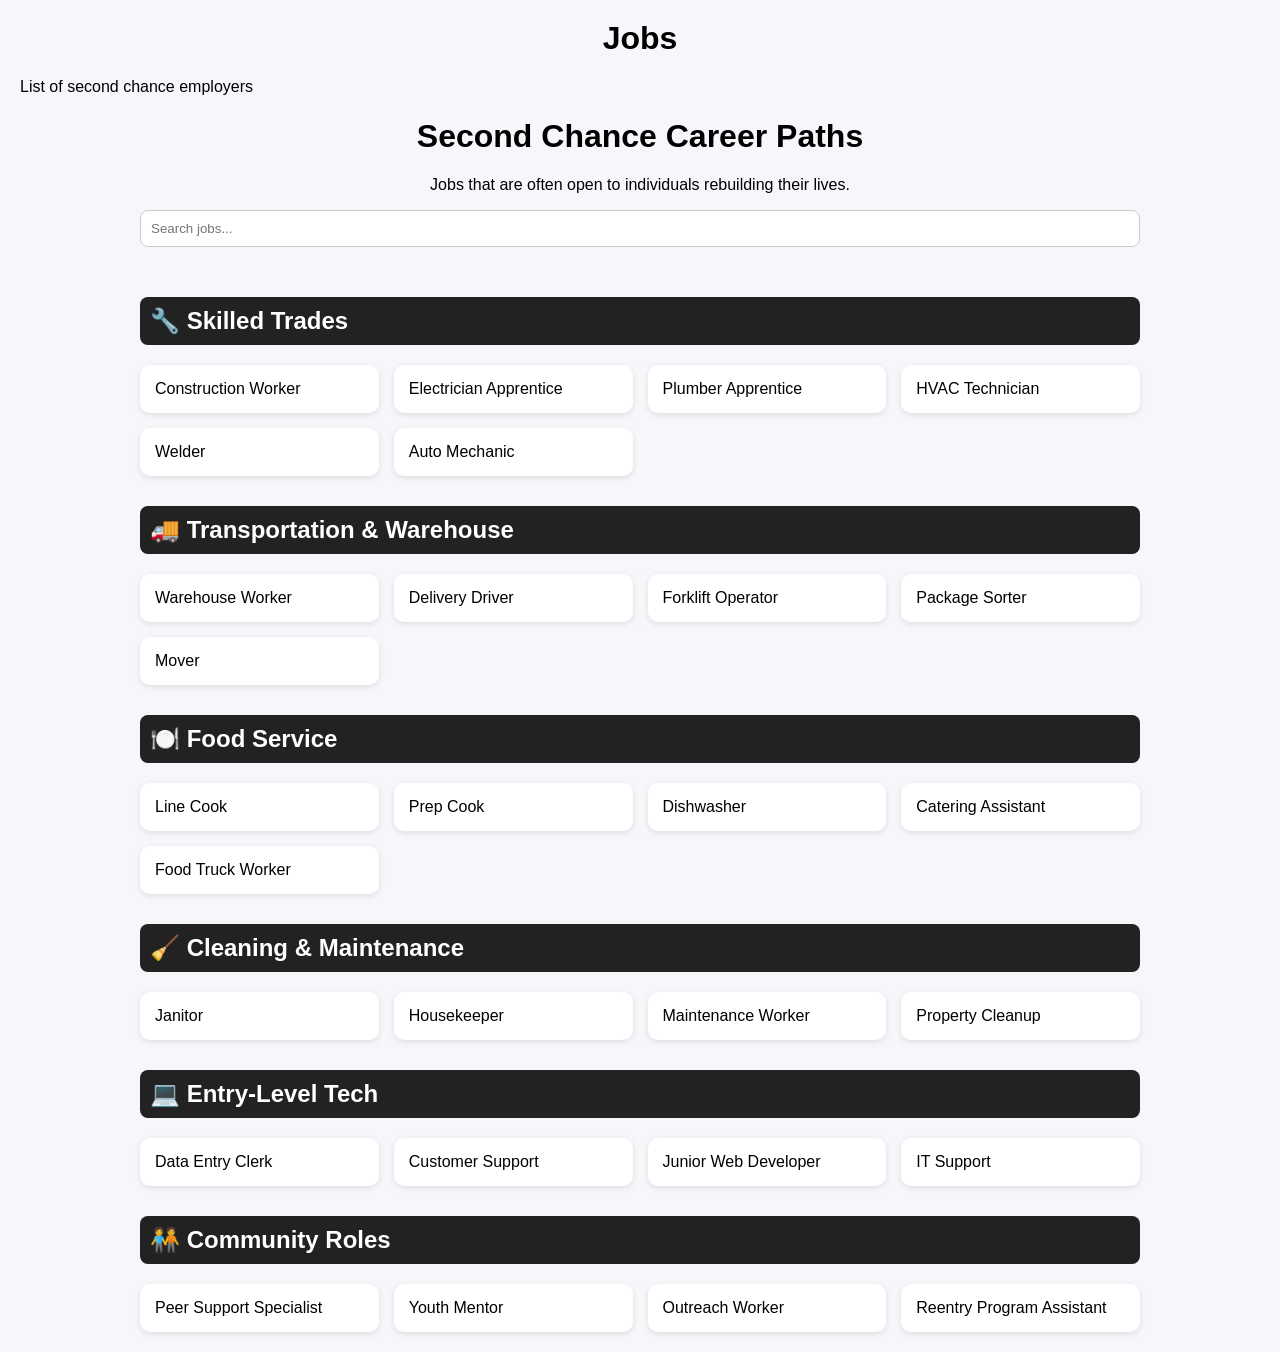
<file: jobs.html>
<h1>Jobs</h1>
<p>List of second chance employers</p>
<!DOCTYPE html>
<html lang="en">
<head>
  <meta charset="UTF-8">
  <title>Reentry-Friendly Jobs</title>
  <style>
    body {
      font-family: Arial, sans-serif;
      background: #f5f7fa;
      margin: 0;
      padding: 20px;
    }

    h1 {
      text-align: center;
    }

    .container {
      max-width: 1000px;
      margin: auto;
    }

    .category {
      margin-top: 30px;
    }

    .category h2 {
      background: #222;
      color: white;
      padding: 10px;
      border-radius: 8px;
    }

    .jobs {
      display: grid;
      grid-template-columns: repeat(auto-fit, minmax(200px, 1fr));
      gap: 15px;
      margin-top: 15px;
    }

    .job-card {
      background: white;
      padding: 15px;
      border-radius: 10px;
      box-shadow: 0 2px 6px rgba(0,0,0,0.1);
      transition: 0.2s;
    }

    .job-card:hover {
      transform: scale(1.05);
    }

    .search-box {
      width: 100%;
      padding: 10px;
      margin-bottom: 20px;
      border-radius: 8px;
      border: 1px solid #ccc;
    }
  </style>
</head>
<body>

  <div class="container">
    <h1>Second Chance Career Paths</h1>
    <p style="text-align:center;">
      Jobs that are often open to individuals rebuilding their lives.
    </p>

    <input type="text" id="search" class="search-box" placeholder="Search jobs...">

    <!-- Skilled Jobs -->
    <div class="category">
      <h2>🔧 Skilled Trades</h2>
      <div class="jobs">
        <div class="job-card">Construction Worker</div>
        <div class="job-card">Electrician Apprentice</div>
        <div class="job-card">Plumber Apprentice</div>
        <div class="job-card">HVAC Technician</div>
        <div class="job-card">Welder</div>
        <div class="job-card">Auto Mechanic</div>
      </div>
    </div>

    <!-- Transportation -->
    <div class="category">
      <h2>🚚 Transportation & Warehouse</h2>
      <div class="jobs">
        <div class="job-card">Warehouse Worker</div>
        <div class="job-card">Delivery Driver</div>
        <div class="job-card">Forklift Operator</div>
        <div class="job-card">Package Sorter</div>
        <div class="job-card">Mover</div>
      </div>
    </div>

    <!-- Food Service -->
    <div class="category">
      <h2>🍽️ Food Service</h2>
      <div class="jobs">
        <div class="job-card">Line Cook</div>
        <div class="job-card">Prep Cook</div>
        <div class="job-card">Dishwasher</div>
        <div class="job-card">Catering Assistant</div>
        <div class="job-card">Food Truck Worker</div>
      </div>
    </div>

    <!-- Maintenance -->
    <div class="category">
      <h2>🧹 Cleaning & Maintenance</h2>
      <div class="jobs">
        <div class="job-card">Janitor</div>
        <div class="job-card">Housekeeper</div>
        <div class="job-card">Maintenance Worker</div>
        <div class="job-card">Property Cleanup</div>
      </div>
    </div>

    <!-- Tech -->
    <div class="category">
      <h2>💻 Entry-Level Tech</h2>
      <div class="jobs">
        <div class="job-card">Data Entry Clerk</div>
        <div class="job-card">Customer Support</div>
        <div class="job-card">Junior Web Developer</div>
        <div class="job-card">IT Support</div>
      </div>
    </div>

    <!-- Community -->
    <div class="category">
      <h2>🧑‍🤝‍🧑 Community Roles</h2>
      <div class="jobs">
        <div class="job-card">Peer Support Specialist</div>
        <div class="job-card">Youth Mentor</div>
        <div class="job-card">Outreach Worker</div>
        <div class="job-card">Reentry Program Assistant</div>
      </div>
    </div>

  </div>

  <script>
    const searchInput = document.getElementById("search");
    const jobs = document.querySelectorAll(".job-card");

    searchInput.addEventListener("keyup", function() {
      let filter = searchInput.value.toLowerCase();

      jobs.forEach(job => {
        let text = job.textContent.toLowerCase();
        job.style.display = text.includes(filter) ? "block" : "none";
      });
    });
  </script>

</body>
</html>
</file>
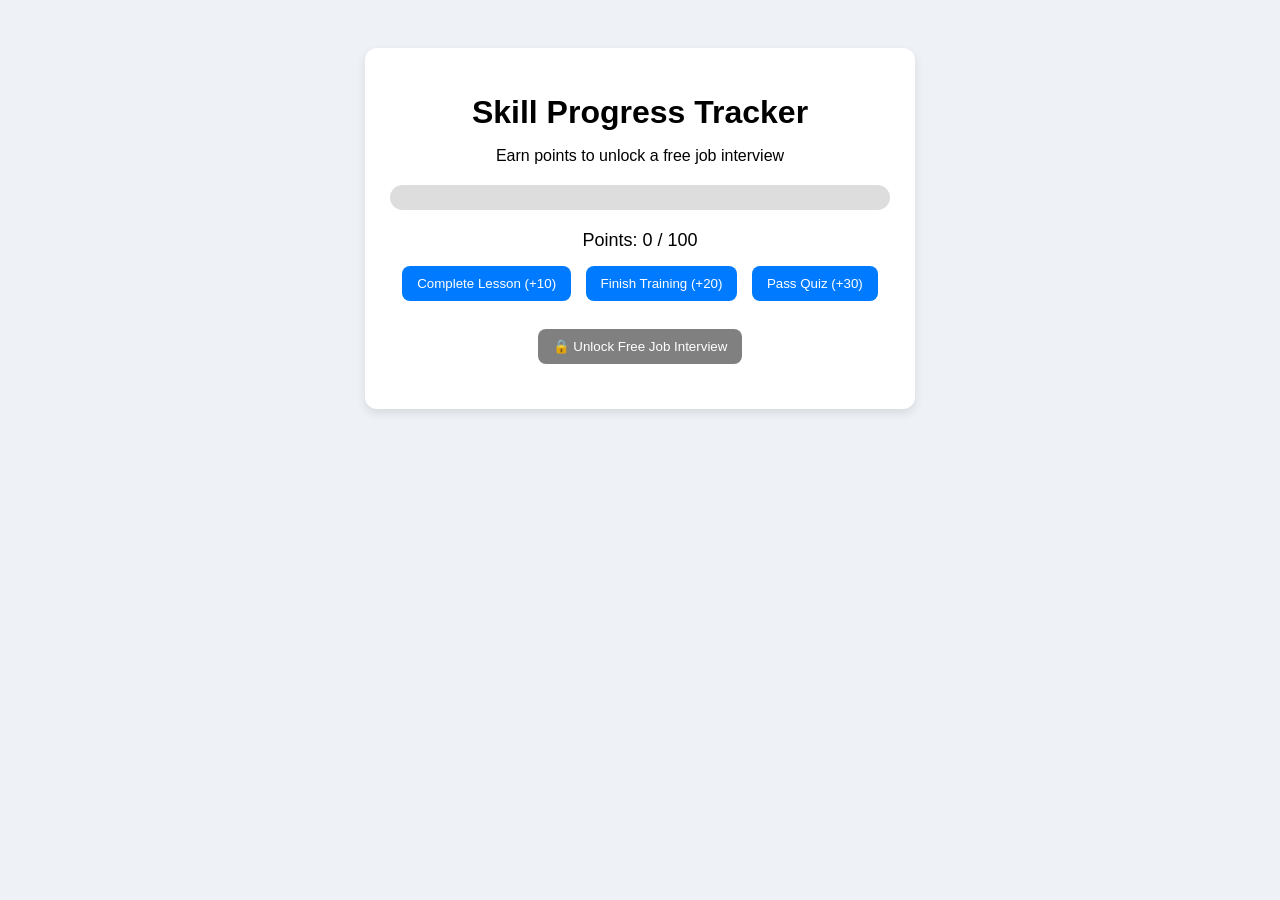
<file: progress.html>
<!DOCTYPE html>
<html lang="en">
<head>
  <meta charset="UTF-8">
  <title>Reentry Progress Tracker</title>

  <style>
    body {
      font-family: Arial, sans-serif;
      background: #eef2f7;
      text-align: center;
      padding: 40px;
    }

    h1 {
      margin-bottom: 10px;
    }

    .container {
      max-width: 500px;
      margin: auto;
      background: white;
      padding: 25px;
      border-radius: 12px;
      box-shadow: 0 4px 10px rgba(0,0,0,0.1);
    }

    .progress-bar {
      width: 100%;
      height: 25px;
      background: #ddd;
      border-radius: 20px;
      overflow: hidden;
      margin: 20px 0;
    }

    .progress {
      height: 100%;
      width: 0%;
      background: #28a745;
      transition: 0.4s;
    }

    .points {
      font-size: 18px;
      margin: 10px 0;
    }

    button {
      padding: 10px 15px;
      margin: 5px;
      border: none;
      border-radius: 8px;
      cursor: pointer;
      background: #007BFF;
      color: white;
    }

    button:hover {
      background: #0056b3;
    }

    .locked {
      background: gray;
      cursor: not-allowed;
    }

    .unlock-message {
      margin-top: 15px;
      font-weight: bold;
      color: green;
    }
  </style>
</head>
<body>

<div class="container">
  <h1>Skill Progress Tracker</h1>
  <p>Earn points to unlock a free job interview</p>

  <div class="progress-bar">
    <div class="progress" id="progress"></div>
  </div>

  <div class="points">
    Points: <span id="points">0</span> / 100
  </div>

  <!-- Buttons to simulate earning points -->
  <button onclick="addPoints(10)">Complete Lesson (+10)</button>
  <button onclick="addPoints(20)">Finish Training (+20)</button>
  <button onclick="addPoints(30)">Pass Quiz (+30)</button>

  <br><br>

  <button id="unlockBtn" class="locked" disabled>
    🔒 Unlock Free Job Interview
  </button>

  <div id="message" class="unlock-message"></div>
</div>

<script>
  let points = 0;
  const maxPoints = 100;

  function addPoints(amount) {
    points += amount;
    if (points > maxPoints) points = maxPoints;

    document.getElementById("points").textContent = points;

    let percent = (points / maxPoints) * 100;
    document.getElementById("progress").style.width = percent + "%";

    checkUnlock();
  }

  function checkUnlock() {
    const button = document.getElementById("unlockBtn");
    const message = document.getElementById("message");

    if (points >= maxPoints) {
      button.disabled = false;
      button.classList.remove("locked");
      button.textContent = "🎉 Claim Free Job Interview";

      button.onclick = () => {
        message.textContent = "Success! Your interview request has been unlocked.";
      };
    }
  }
</script>

</body>
</html>
</file>
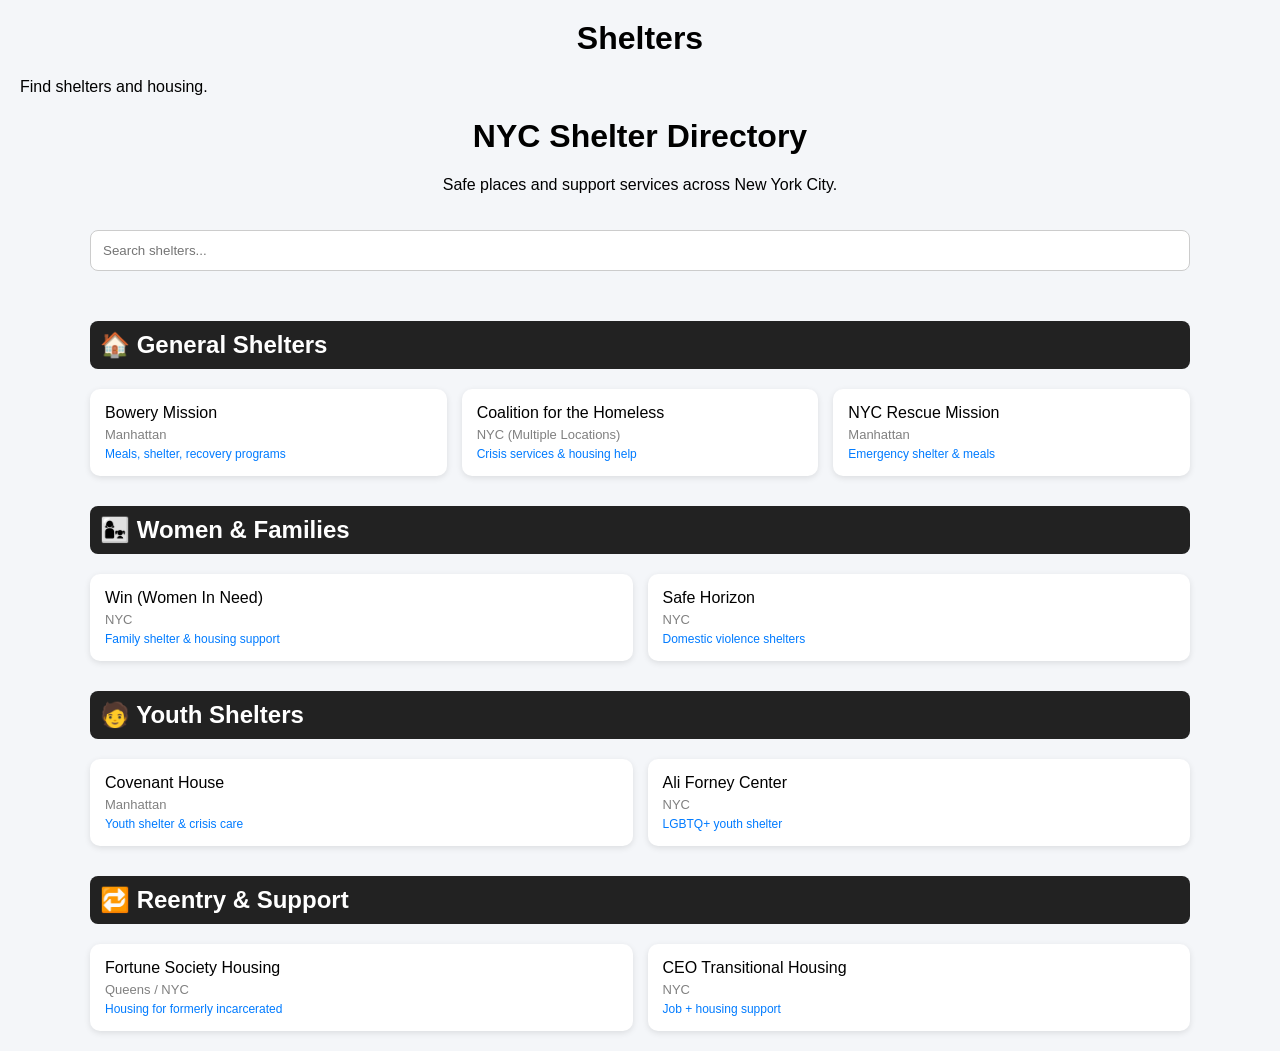
<file: shelters.html>
<h1>Shelters</h1>
<p>Find shelters and housing.</p>
<!DOCTYPE html>
<html lang="en">
<head>
  <meta charset="UTF-8">
  <title>NYC Shelter Directory</title>
  <style>
    body {
      font-family: Arial, sans-serif;
      background: #f4f6f9;
      margin: 0;
      padding: 20px;
    }

    h1 {
      text-align: center;
    }

    .container {
      max-width: 1100px;
      margin: auto;
    }

    .search-box {
      width: 100%;
      padding: 12px;
      margin: 20px 0;
      border-radius: 8px;
      border: 1px solid #ccc;
    }

    .category {
      margin-top: 30px;
    }

    .category h2 {
      background: #222;
      color: #fff;
      padding: 10px;
      border-radius: 8px;
    }

    .shelters {
      display: grid;
      grid-template-columns: repeat(auto-fit, minmax(250px, 1fr));
      gap: 15px;
      margin-top: 15px;
    }

    .shelter-card {
      background: white;
      padding: 15px;
      border-radius: 10px;
      box-shadow: 0 2px 6px rgba(0,0,0,0.1);
      transition: 0.2s;
    }

    .shelter-card:hover {
      transform: scale(1.03);
    }

    .location {
      font-size: 13px;
      color: gray;
      margin-top: 5px;
    }

    .type {
      font-size: 12px;
      margin-top: 5px;
      color: #007BFF;
    }
  </style>
</head>
<body>

<div class="container">
  <h1>NYC Shelter Directory</h1>
  <p style="text-align:center;">
    Safe places and support services across New York City.
  </p>

  <input type="text" id="search" class="search-box" placeholder="Search shelters...">

  <!-- General Shelters -->
  <div class="category">
    <h2>🏠 General Shelters</h2>
    <div class="shelters">
      <div class="shelter-card">
        Bowery Mission
        <div class="location">Manhattan</div>
        <div class="type">Meals, shelter, recovery programs</div>
      </div>

      <div class="shelter-card">
        Coalition for the Homeless
        <div class="location">NYC (Multiple Locations)</div>
        <div class="type">Crisis services & housing help</div>
      </div>

      <div class="shelter-card">
        NYC Rescue Mission
        <div class="location">Manhattan</div>
        <div class="type">Emergency shelter & meals</div>
      </div>
    </div>
  </div>

  <!-- Women & Families -->
  <div class="category">
    <h2>👩‍👧 Women & Families</h2>
    <div class="shelters">
      <div class="shelter-card">
        Win (Women In Need)
        <div class="location">NYC</div>
        <div class="type">Family shelter & housing support</div>
      </div>

      <div class="shelter-card">
        Safe Horizon
        <div class="location">NYC</div>
        <div class="type">Domestic violence shelters</div>
      </div>
    </div>
  </div>

  <!-- Youth -->
  <div class="category">
    <h2>🧑 Youth Shelters</h2>
    <div class="shelters">
      <div class="shelter-card">
        Covenant House
        <div class="location">Manhattan</div>
        <div class="type">Youth shelter & crisis care</div>
      </div>

      <div class="shelter-card">
        Ali Forney Center
        <div class="location">NYC</div>
        <div class="type">LGBTQ+ youth shelter</div>
      </div>
    </div>
  </div>

  <!-- Reentry -->
  <div class="category">
    <h2>🔁 Reentry & Support</h2>
    <div class="shelters">
      <div class="shelter-card">
        Fortune Society Housing
        <div class="location">Queens / NYC</div>
        <div class="type">Housing for formerly incarcerated</div>
      </div>

      <div class="shelter-card">
        CEO Transitional Housing
        <div class="location">NYC</div>
        <div class="type">Job + housing support</div>
      </div>
    </div>
  </div>

</div>

<script>
  const search = document.getElementById("search");
  const cards = document.querySelectorAll(".shelter-card");

  search.addEventListener("keyup", () => {
    let value = search.value.toLowerCase();

    cards.forEach(card => {
      card.style.display = card.textContent.toLowerCase().includes(value)
        ? "block"
        : "none";
    });
  });
</script>

</body>
</html>
</file>
